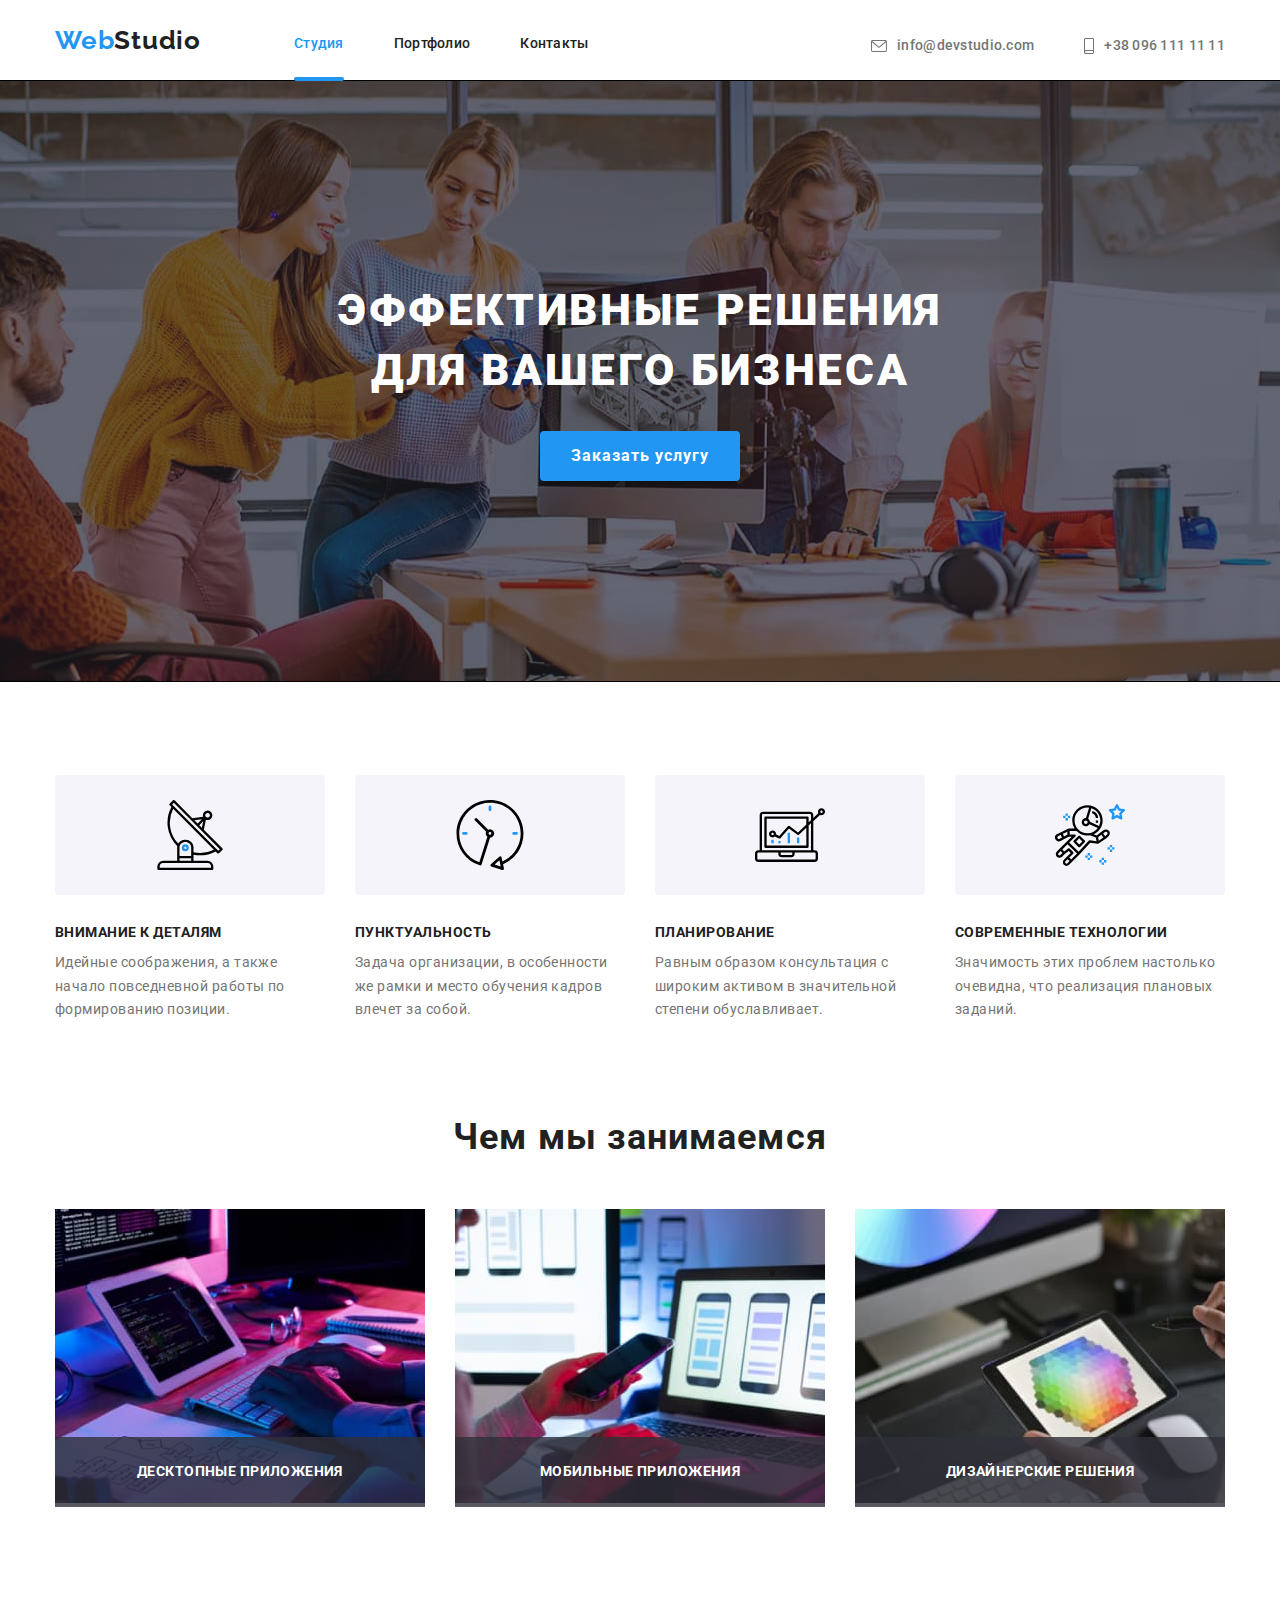
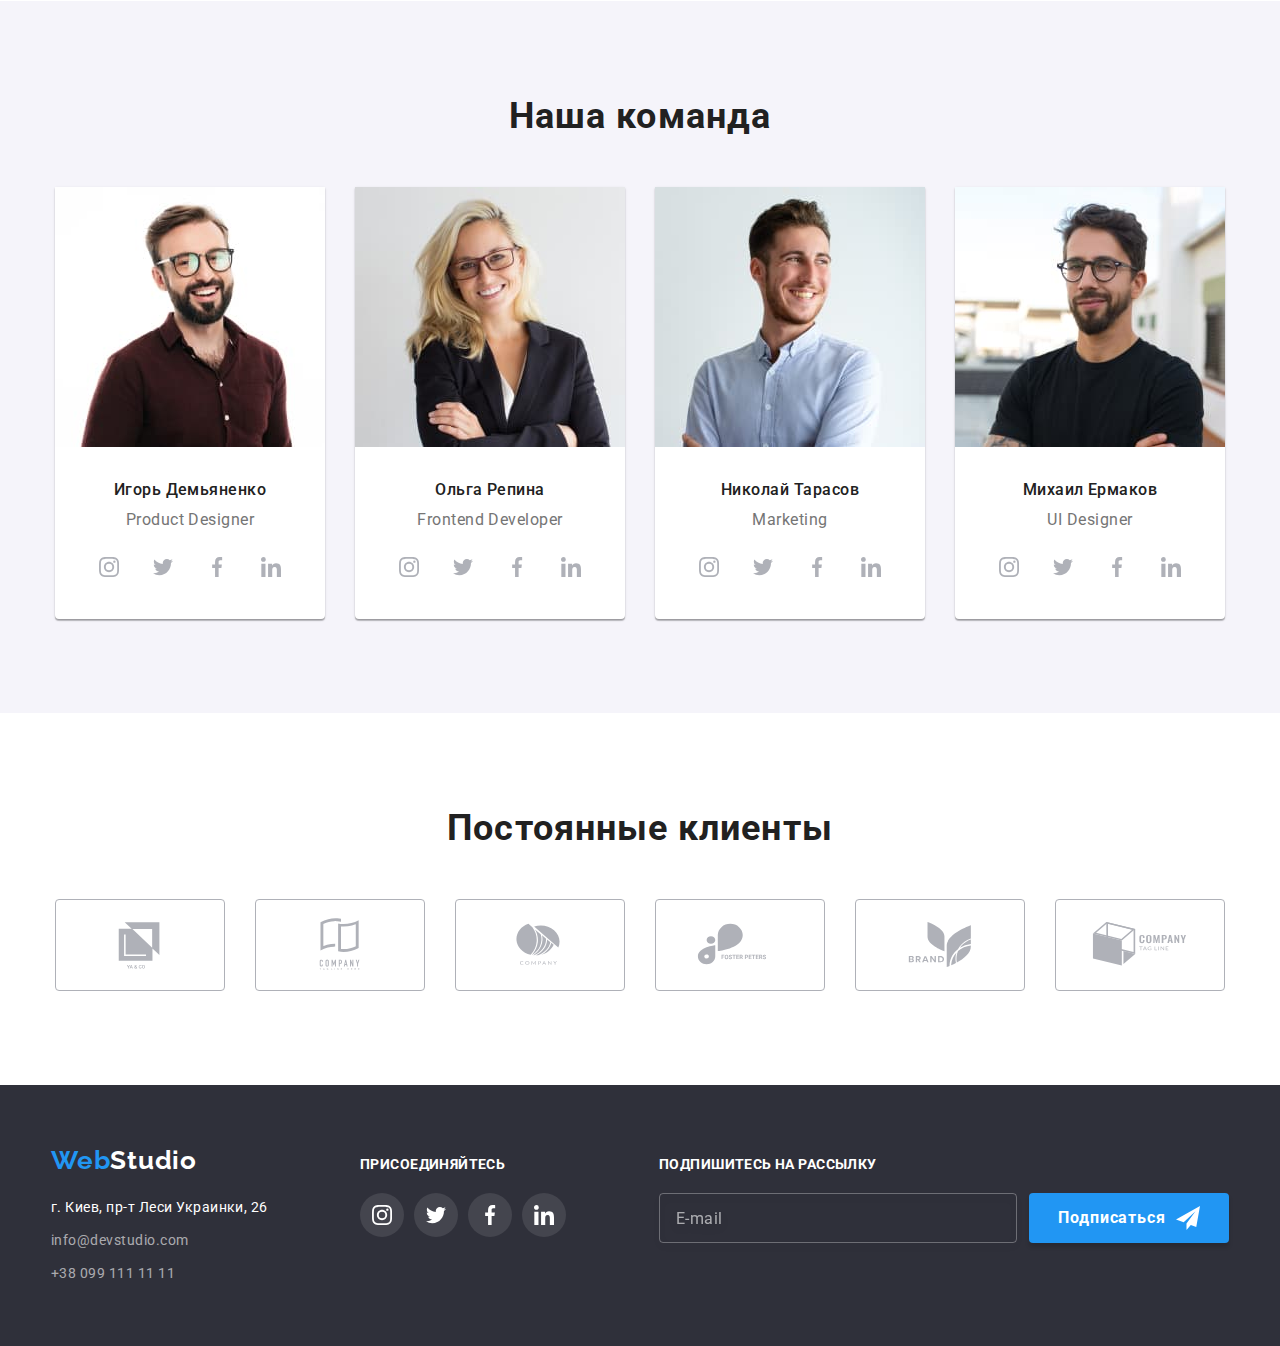
<file: index.html>
<!DOCTYPE html>
<html class="html" lang="ru">
  <head>
    <meta charset="UTF-8" />
    <meta http-equiv="X-UA-Compatible" content="IE=edge" />
    <meta name="viewport" content="width=device-width, initial-scale=1.0" />
    <title>WebStudio</title>
    <link rel="preconnect" href="https://fonts.googleapis.com" />
    <link rel="preconnect" href="https://fonts.gstatic.com" crossorigin />
    <link
      href="https://fonts.googleapis.com/css2?family=IBM+Plex+Sans+Arabic:wght@100&family=Raleway:wght@700&family=Roboto:wght@400;500;700;900&display=swap"
      rel="stylesheet"
    />
    <link
      rel="stylesheet"
      href="https://cdnjs.cloudflare.com/ajax/libs/modern-normalize/1.0.0/modern-normalize.min.css"
    />
    <link rel="stylesheet" href="./css/main.min.css">
  </head>
  <body class="body">
    <header class="page-header">
      <div class="container page-header__box">
        <nav class="page-header__nav">
          <div class="logo">
            <a href="/" class="logo__link"> Web<span class="logo__text">Studio</span></a>
          </div>
          <ul class="page-header__nav-list list">
            <li class="page-header__item page-header__nav-item"><a href="./index.html" class="page-header__link current">Студия</a></li>
            <li class="page-header__item page-header__nav-item"><a href="./portfolio.html" class="page-header__link">Портфолио</a></li>
            <li class="page-header__item page-header__nav-item"><a href="" class="page-header__link">Контакты</a></li>
          </ul>
        </nav>
        
        <ul class="page-header__contact-list list">
          <li class="page-header__item page-header__item--padding-right">
            <a href="mailto:info@devstudio.com" class="page-header__contact-link"
              ><svg class="page-header__mail-icon">
                <use href="./images/icons.svg#icon-envelope"></use>
              </svg>
              info@devstudio.com</a
            >
          </li>
          <li class="page-header__item">
            <a href="tel:+380961111111" class="page-header__contact-link">
              <svg class="page-header__phone-icon">
                <use href="./images/icons.svg#icon-smartphone"></use>
              </svg>
              +38 096 111 11 11</a
            >
          </li>
        </ul>
        
        <button type="button" class="page-header__menu-btn">
          <svg class="page-header__menu-icon" width="40" height="40">
            <use href="./images/icons.svg#icon-header-menu-btn"></use>
          </svg>
        </button>
      </div>

      <div class="mob-menu is-hidden is-hidden--fast">
        <div class="container">
        <button type="button" class="mob-menu__close-btn">
          <svg class="mob-menu__close-icon" width="40" height="40">
            <use href="./images/icons.svg#icon-menu-close-btn"></use>
          </svg>
        </button>
        <ul class="mob-menu__list list">
          <li class="mob-menu__item">
            <a href="./index.html" class="mob-menu__link current-link">Студия</a>
          </li>
          <li class="mob-menu__item">
            <a href="./portfolio.html" class="mob-menu__link">Портфолио</a>
          </li>
          <li class="mob-menu__item">
            <a href="" class="mob-menu__link">Контакты</a>
          </li>
        </ul>
        <div class="mob-menu__bottom-box">
        <ul class="mob-menu__contacts-list list">
          <li class="mob-menu__contacts-item">
            <a href="" class="mob-menu__contacts-link mob-menu__contacts-link--big">+38 096 111 11 11</a>
          </li>
          <li class="mob-menu__contacts-item">
            <a href="" class="mob-menu__contacts-link">info@devstudio.com</a>
          </li>
        </ul>
        <ul class="mob-menu__social-list list">
          <li class="mob-menu__social-item">
            <a href="" class="mob-menu__social-link">Instagram</a>
          </li>
          <li class="mob-menu__social-item">
            <a href="" class="mob-menu__social-link">Twitter</a>
          </li>
          <li class="mob-menu__social-item">
            <a href="" class="mob-menu__social-link">Facebook</a>
          </li>
          <li class="mob-menu__social-item">
            <a href="" class="mob-menu__social-link">LinkedIn</a>
          </li>
        </ul>
        </div>
        </div>
      </div>

    </header>


    <main>
      <section class="hero overlay">
        <div class="hero__box container">
          <h1 class="hero__title">Эффективные решения для вашего бизнеса</h1>
          <button data-modal-open type="button" class="button main-button">Заказать услугу</button>
        </div>
      </section>


      <section class="mission-points">
        <div class="mission-points__box container">
          <h2 class="section-title visually-hidden">Миссия фирмы</h2>
          <ul class="mission-points__list list">
            <li class="mission-points__item">
              <div class="mission-points__icon-box">
                <svg class="mission-points__icons">
                  <use href="./images/icons.svg#icon-mission-point-img1"></use>
                </svg>
              </div>
              <h3 class="mission-points__title">Внимание к деталям</h3>
              <p class="mission-points__text">
                Идейные соображения, а также начало повседневной работы по формированию позиции.
              </p>
            </li>
            <li class="mission-points__item">
              <div class="mission-points__icon-box">
                <svg class="mission-points__icons">
                  <use href="./images/icons.svg#icon-mission-point-img2"></use>
                </svg>
              </div>
              <h3 class="mission-points__title">Пунктуальность</h3>
              <p class="mission-points__text">
                Задача организации, в особенности же рамки и место обучения кадров влечет за собой.
              </p>
            </li>
            <li class="mission-points__item">
              <div class="mission-points__icon-box">
                <svg class="mission-points__icons">
                  <use href="./images/icons.svg#icon-mission-point-img3"></use>
                </svg>
              </div>
              <h3 class="mission-points__title">Планирование</h3>
              <p class="mission-points__text">
                Равным образом консультация с широким активом в значительной степени обуславливает.
              </p>
            </li>
            <li class="mission-points__item">
              <div class="mission-points__icon-box">
                <svg class="mission-points__icons">
                  <use href="./images/icons.svg#icon-mission-point-img4"></use>
                </svg>
              </div>
              <h3 class="mission-points__title">Современные технологии</h3>
              <p class="mission-points__text">
                Значимость этих проблем настолько очевидна, что реализация плановых заданий.
              </p>
            </li>
          </ul>
        </div>
      </section>

      <section class="work">
        <div class="work__box container">
          <h2 class="section-title section-title--mb50">Чем мы занимаемся</h2>
          <ul class="work__list list">
            <li class="work__item">
              <div class="work__item-decor-box">
                <img
                  class="work__photo"
                  src="./images/photo-of-work-process-1.jpg"
                  srcset="./images/photo-of-work-process-1@2x.jpg 2x"
                  alt="Процесс написания кода согласно ТЗ"
                  width="370"
                  height="294"
                />
                <p class="work__img-description">Десктопные приложения</p>
              </div>
            </li>
            <li class="work__item">
              <div class="work__item-decor-box">
                <img
                  class="work__photo"
                  src="./images/photo-of-work-process-2.jpg"
                  srcset="./images/photo-of-work-process-2@2x.jpg 2x"
                  alt="Процесс реализации дизайна мобильных приложений"
                  width="370"
                  height="294"
                />
                <p class="work__img-description">Мобильные приложения</p>
              </div>
            </li>
            <li class="work__item">
              <div class="work__item-decor-box">
                <img
                  class="work__photo"
                  src="./images/photo-of-work-process-3.jpg"
                  srcset="./images/photo-of-work-process-3@2x.jpg 2x"
                  alt="Подбор соответствующего цвета на планшете в спектре"
                  width="370"
                  height="294"
                />
                <p class="work__img-description">Дизайнерские решения</p>
              </div>
            </li>
          </ul>
        </div>
      </section>




       
      <section class="staff">
        <div class="staff__box container">
          <h2 class="section-title section-title--mb50">Наша команда</h2>
          <ul class="staff__list list">
            <li class="team-member">
              <picture>
<source srcset="./images/employee-1-mobile.jpg 1x, ./images/employee-1-mobile@2x.jpg 2x" media="(max-width: 768px)">
<source srcset="./images/employee-1-tablet.jpg 1x, ./images/employee-1-tablet@2x.jpg 2x" media="(max-width: 1200px)">
<source srcset="./images/employee-1-desktop.jpg 1x, ./images/employee-1-desktop@2x.jpg 2x" media="(min-width: 1200px)">
              <img
                class="team-member__image"
                src="./images/employee-1-desktop.jpg"
                alt="Фото Игоря Демьяненко"
                />
                </picture>
              
              <h3 class="team-member__name">Игорь Демьяненко</h3>
              <p class="team-member__position" lang="en">Product Designer</p>
              <ul class="social social--dark list">
                <li class="social__item">
                  <a class="social__link social__link--dark" href="">
                    <svg class="social__icon social__icon--dark">
                      <use href="./images/icons.svg#icon-instagram"></use>
                    </svg>
                  </a>  
                </li>
                <li class="social__item">
                  <a class="social__link social__link--dark" href="">
                    <svg class="social__icon social__icon--dark">
                      <use href="./images/icons.svg#icon-twitter"></use>
                    </svg>
                  </a>
                </li>
                <li class="social__item">
                  <a class="social__link social__link--dark" href="">
                    <svg class="social__icon social__icon--dark">
                      <use href="./images/icons.svg#icon-facebook"></use>
                    </svg>
                  </a>
                </li>
                <li class="social__item">
                  <a class="social__link social__link--dark" href="">
                    <svg class="social__icon social__icon--dark">
                      <use href="./images/icons.svg#icon-linkedin"></use>
                    </svg>
                  </a>
                </li>
              </ul>
            </li>
            <li class="team-member">
              <picture>
<source srcset="./images/employee-2-mobile.jpg 1x, ./images/employee-2-mobile@2x.jpg 2x" media="(max-width: 768px)">
<source srcset="./images/employee-2-tablet.jpg 1x, ./images/employee-2-tablet@2x.jpg 2x" media="(max-width: 1200px)">
<source srcset="./images/employee-2-desktop.jpg 1x, ./images/employee-2-desktop@2x.jpg 2x" media="(min-width: 1200px)">

              <img
                class="team-member__image"
                src="./images/employee-2-desktop.jpg"
                alt="Фото Ольги Репиной"
                />
                </picture>
              <h3 class="team-member__name">Ольга Репина</h3>
              <p class="team-member__position" lang="en">Frontend Developer</p>
              <ul class="social social--dark list">
                <li class="social__item">
                  <a class="social__link social__link--dark" href="">
                    <svg class="social__icon social__icon--dark">
                      <use href="./images/icons.svg#icon-instagram"></use>
                    </svg>
                  </a>
                </li>
                <li class="social__item">
                  <a class="social__link social__link--dark" href="">
                    <svg class="social__icon social__icon--dark">
                      <use href="./images/icons.svg#icon-twitter"></use>
                    </svg>
                  </a>
                </li>
                <li class="social__item">
                  <a class="social__link social__link--dark" href="">
                    <svg class="social__icon social__icon--dark">
                      <use href="./images/icons.svg#icon-facebook"></use>
                    </svg>
                  </a>
                </li>
                <li class="social__item">
                  <a class="social__link social__link--dark" href="">
                    <svg class="social__icon social__icon--dark">
                      <use href="./images/icons.svg#icon-linkedin"></use>
                    </svg>
                  </a>
                </li>
              </ul>
            </li>
            <li class="team-member">
              <picture>
<source srcset="./images/employee-3-mobile.jpg 1x, ./images/employee-3-mobile@2x.jpg 2x" media="(max-width: 768px)">
<source srcset="./images/employee-3-tablet.jpg 1x, ./images/employee-3-tablet@2x.jpg 2x" media="(max-width: 1200px)">
<source srcset="./images/employee-3-desktop.jpg 1x, ./images/employee-3-desktop@2x.jpg 2x" media="(min-width: 1200px)">
              <img
                class="team-member__image"
                src="./images/employee-3-desktop.jpg"
                alt="Фото Николая Тарасова"
                />
                </picture>
              
              
              <h3 class="team-member__name">Николай Тарасов</h3>
              <p class="team-member__position" lang="en">Marketing</p>
              <ul class="social social--dark list">
                <li class="social__item">
                  <a class="social__link social__link--dark" href="">
                    <svg class="social__icon social__icon--dark">
                      <use href="./images/icons.svg#icon-instagram"></use>
                    </svg>
                  </a>
                </li>
                <li class="social__item">
                  <a class="social__link social__link--dark" href="">
                    <svg class="social__icon social__icon--dark">
                      <use href="./images/icons.svg#icon-twitter"></use>
                    </svg>
                  </a>
                </li>
                <li class="social__item">
                  <a class="social__link social__link--dark" href="">
                    <svg class="social__icon social__icon--dark">
                      <use href="./images/icons.svg#icon-facebook"></use>
                    </svg>
                  </a>
                </li>
                <li class="social__item">
                  <a class="social__link social__link--dark" href="">
                    <svg class="social__icon social__icon--dark">
                      <use href="./images/icons.svg#icon-linkedin"></use>
                    </svg>
                  </a>
                </li>
              </ul>
            </li>
            <li class="team-member">
              <picture>
<source srcset="./images/employee-4-mobile.jpg 1x, ./images/employee-4-mobile@2x.jpg 2x" media="(max-width: 768px)">
<source srcset="./images/employee-4-tablet.jpg 1x, ./images/employee-4-tablet@2x.jpg 2x" media="(max-width: 1200px)">
<source srcset="./images/employee-4-desktop.jpg 1x, ./images/employee-4-desktop@2x.jpg 2x" media="(min-width: 1200px)">
              <img
                class="team-member__image"
                src="./images/employee-4-desktop.jpg"
                alt="Фото Михаила Ермакова"
                />
                </picture>
              
              <h3 class="team-member__name">Михаил Ермаков</h3>
              <p class="team-member__position" lang="en">UI Designer</p>
              <ul class="social social--dark list">
                <li class="social__item">
                  <a class="social__link social__link--dark" href="">
                    <svg class="social__icon social__icon--dark">
                      <use href="./images/icons.svg#icon-instagram"></use>
                    </svg>
                  </a>
                </li>
                <li class="social__item">
                  <a class="social__link social__link--dark" href="">
                    <svg class="social__icon social__icon--dark">
                      <use href="./images/icons.svg#icon-twitter"></use>
                    </svg>
                  </a>
                </li>
                <li class="social__item">
                  <a class="social__link social__link--dark" href="">
                    <svg class="social__icon social__icon--dark">
                      <use href="./images/icons.svg#icon-facebook"></use>
                    </svg>
                  </a>
                </li>
                <li class="social__item">
                  <a class="social__link social__link--dark" href="">
                    <svg class="social__icon social__icon--dark">
                      <use href="./images/icons.svg#icon-linkedin"></use>
                    </svg>
                  </a>
                </li>
              </ul>
            </li>
          </ul>
        </div>
      </section>


      <section class="clients">
        <div class="clients__box container">
          <h2 class="section-title section-title--mb50">Постоянные клиенты</h2>
          <ul class="clients__list list">
            <li class="clients__item">
              <a class="clients__link" href="">
                <svg class="clients__icon">
                  <use href="./images/icons.svg#icon-client-1"></use></svg
              ></a>
            </li>
            <li class="clients__item">
              <a class="clients__link" href="">
                <svg class="clients__icon">
                  <use href="./images/icons.svg#icon-client-2"></use>
                </svg>
              </a>
            </li>
            <li class="clients__item">
              <a class="clients__link" href="">
                <svg class="clients__icon">
                  <use href="./images/icons.svg#icon-client-3"></use>
                </svg>
              </a>
            </li>
            <li class="clients__item">
              <a class="clients__link" href="">
                <svg class="clients__icon">
                  <use href="./images/icons.svg#icon-client-4"></use>
                </svg>
              </a>
            </li>
            <li class="clients__item">
              <a class="clients__link" href="">
                <svg class="clients__icon">
                  <use href="./images/icons.svg#icon-client-5"></use>
                </svg>
              </a>
            </li>
            <li class="clients__item">
              <a class="clients__link" href="">
                <svg class="clients__icon">
                  <use href="./images/icons.svg#icon-client-6"></use>
                </svg>
              </a>
            </li>
          </ul>
        </div>
      </section>



    </main>
    <footer class="footer">
      <div class="footer__box container">
        <div class="footer__flex-box">
          <div class="footer__address-box">
            <div class="footer__logo-box">
              <a href="/" class="logo__link"> Web<span class="logo__text logo__text--white">Studio</span></a>
            </div>
            <address class="footer__address">
              <ul class="footer__list list">
                <li class="footer__item">
                  <a
                    href="https://goo.gl/maps/oR3F1YAG6LvCoMsa9"
                    target="_blank"
                    rel="noopener noreferrer"
                    class="footer__map"
                    >г. Киев, пр-т Леси Украинки, 26</a
                  >
                </li>
                <li class="footer__item">
                  <a href="mailto:info@devstudio.com" class="footer__contact">info@devstudio.com</a>
                </li>
                <li class="footer__item">
                  <a href="tel:+380991111111" class="footer__contact">+38 099 111 11 11</a>
                </li>
              </ul>
            </address>
          </div>
          <div class="footer__social-box">
            <strong class="footer__title">присоединяйтесь </strong>
            <ul class="social list">
              <li class="social__item">
                <a class="social__link" href="">
                  <svg class="social__icon">
                    <use href="./images/icons.svg#icon-instagram"></use>
                  </svg>
                </a>
              </li>
              <li class="social__item">
                <a class="social__link" href="">
                  <svg class="social__icon">
                    <use href="./images/icons.svg#icon-twitter"></use>
                  </svg>
                </a>
              </li>
              <li class="social__item">
                <a class="social__link" href="">
                  <svg class="social__icon">
                    <use href="./images/icons.svg#icon-facebook"></use>
                  </svg>
                </a>
              </li>
              <li class="social__item">
                <a class="social__link" href="">
                  <svg class="social__icon">
                    <use href="./images/icons.svg#icon-linkedin"></use>
                  </svg>
                </a>
              </li>
            </ul>
          </div>
          <form class="footer-form">
            <label class="footer__title" for="footer-email"> Подпишитесь на рассылку</label>
            <div class="footer-form__box">
              <input
                class="footer-form__input"
                type="email"
                id="footer-email"
                placeholder="E-mail"
              />
              <button class="button main-button main-button--footer" type="submit">
                Подписаться
                <svg class="footer-form__send-icon">
                  <use href="./images/icons.svg#icon-send"></use>
                </svg>
              </button>
            </div>
          </form>
        </div>
      </div>
    </footer>

    <div class="backdrop is-hidden" data-modal>
      <div class="modal">
        <button data-modal-close type="button" class="button modal__close-button">
          <svg class="modal__close-icon">
            <use href="./images/icons.svg#icon-close"></use>
          </svg>
        </button>
        <h2 class="modal__header">Оставьте свои данные, мы вам перезвоним</h2>
        <form class="form">
          <label for="modal-form-name" class="form__label">Имя</label>
          <div class="form__input-box">
            <input type="text" class="form__input" name="name" id="modal-form-name"/>
            <svg class="form__icon">
              <use href="./images/icons.svg#icon-modal-name"></use>
            </svg>
          </div>

          <label for="modal-form-tel" class="form__label">Телефон</label>
          <div class="form__input-box">
            <input type="tel" class="form__input" name="phone-number" id="modal-form-tel" />
            <svg class="form__icon">
              <use href="./images/icons.svg#icon-modal-phone"></use>
            </svg>
          </div>

          <label for="modal-form-mail" class="form__label">Почта</label>
          <div class="form__input-box">
            <input type="email" class="form__input" name="mail" id="modal-form-mail"/>
            <svg class="form__icon">
              <use href="./images/icons.svg#icon-modal-email"></use>
            </svg>
          </div>

          <label for="modal-form-comment" class="form__label">Комментарий</label>
          <textarea
            class="form__input form__input--comment"
            name="comment"
            id="modal-form-comment"
            placeholder="Введите текст"
          ></textarea>

          <label  class="policy">
          <input type="checkbox" class="policy__checkbox visually-hidden" name="policy"/>
          <svg class="policy__icon">
            <use href="./images/icons.svg#icon-check"></use>
          </svg>
            Соглашаюсь с рассылкой и принимаю
            <a class="policy__link " href="#">Условия договора</a>
          </label>
        <button class="button main-button main-button--modal" type="submit">Отправить</button>
        </form>
      </div>
    </div>
    <script src="./menu.js"></script>
    <script src="./modal.js"></script>
  </body>
</html>
</file>
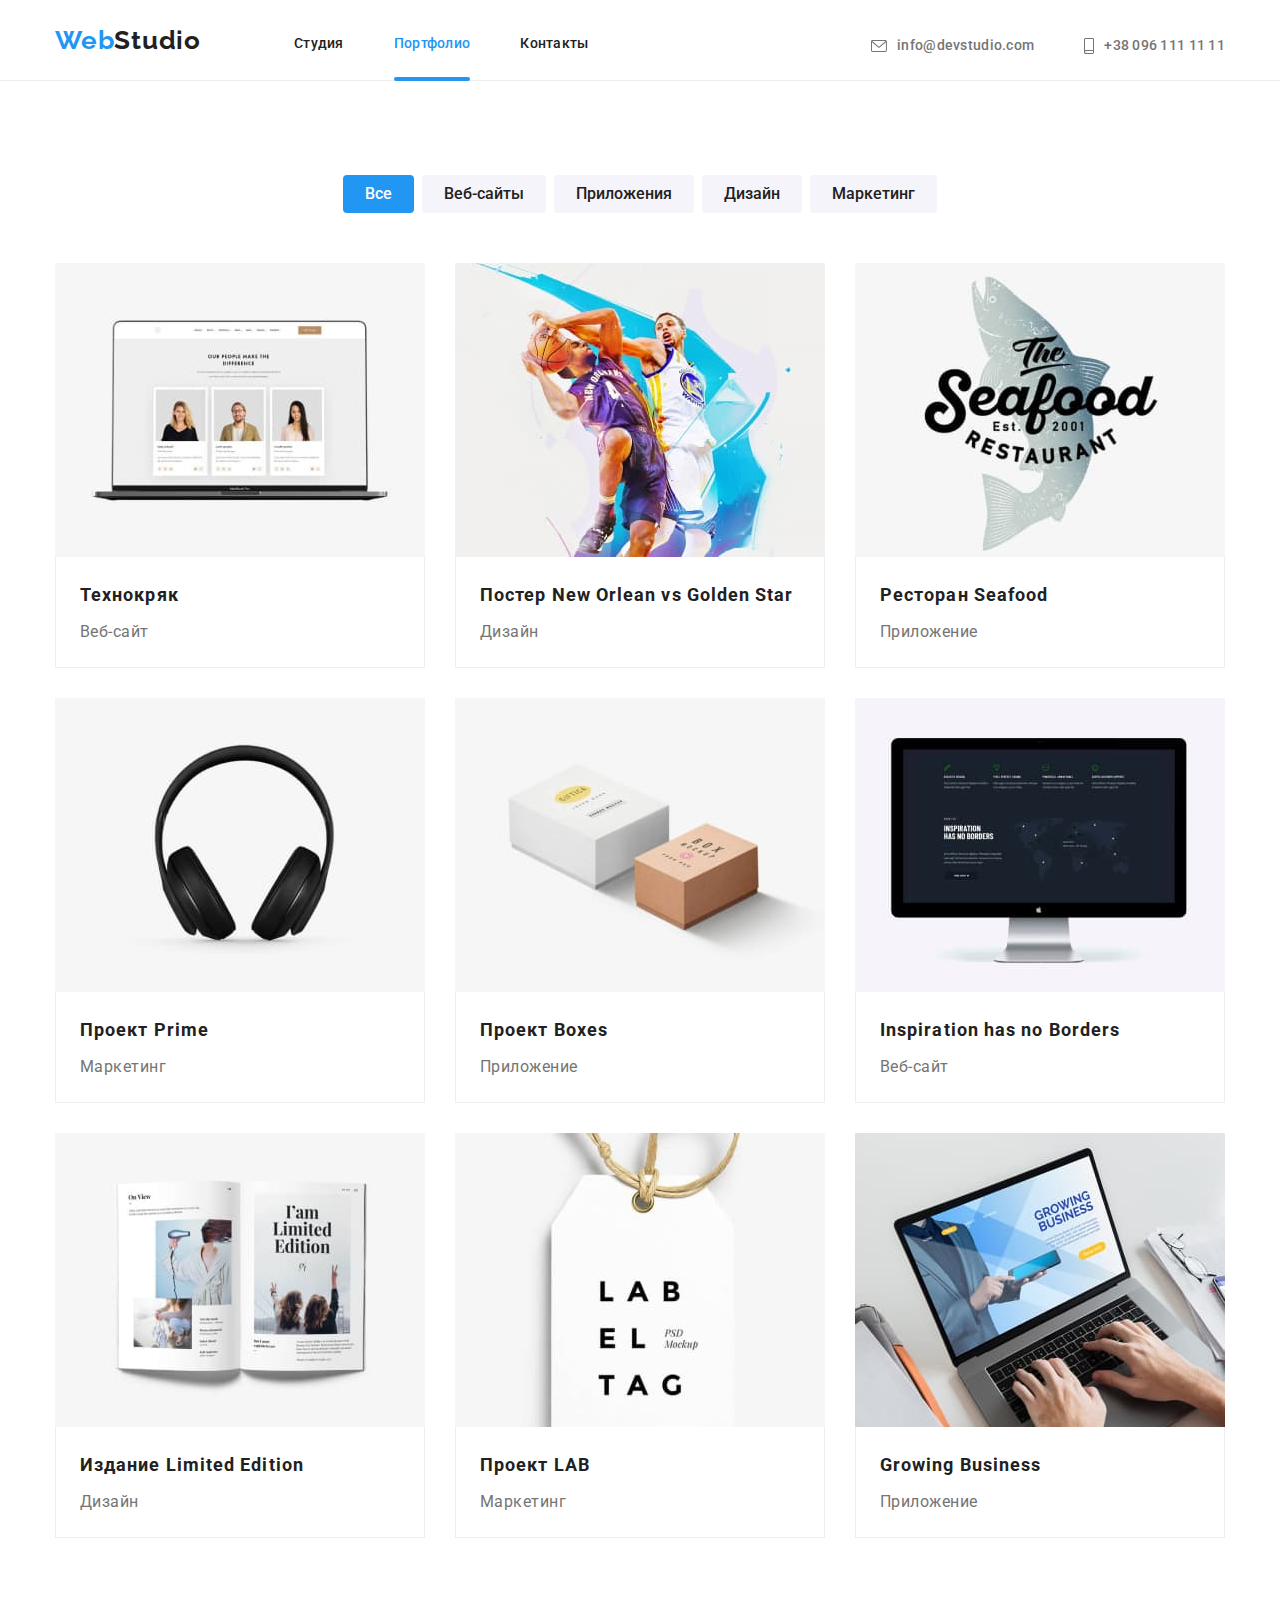
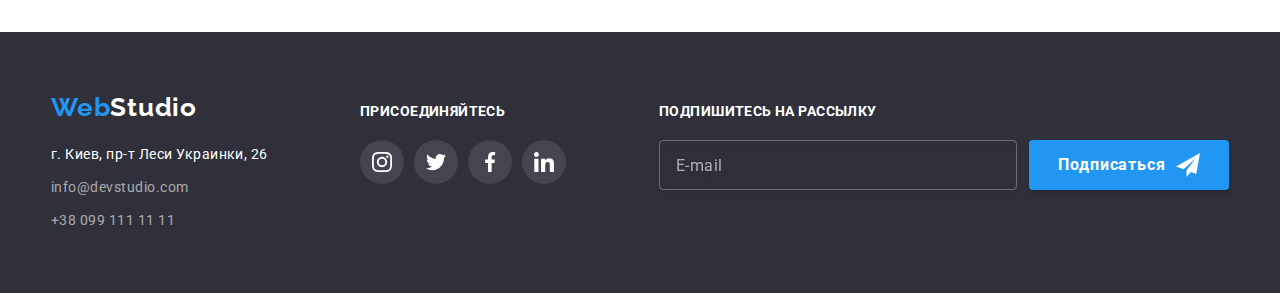
<file: portfolio.html>
<!DOCTYPE html>
<html class="html" lang="ru">
  <head>
    <meta charset="UTF-8" />
    <meta http-equiv="X-UA-Compatible" content="IE=edge" />
    <meta name="viewport" content="width=device-width, initial-scale=1.0" />
    <title>WebStudio</title>
    <link rel="preconnect" href="https://fonts.googleapis.com" />
    <link rel="preconnect" href="https://fonts.gstatic.com" crossorigin />
    <link
      href="https://fonts.googleapis.com/css2?family=IBM+Plex+Sans+Arabic:wght@100&family=Raleway:wght@700&family=Roboto:wght@400;500;700;900&display=swap"
      rel="stylesheet"
    />
    <link
      rel="stylesheet"
      href="https://cdnjs.cloudflare.com/ajax/libs/modern-normalize/1.0.0/modern-normalize.min.css"
    />
    <link rel="stylesheet" href="./css/main.min.css">
  </head>

  <body class="body">
    <header class="page-header">
      <div class="container page-header__box">
        <nav class="page-header__nav">
          <div class="logo">
            <a href="/" class="logo__link"> Web<span class="logo__text">Studio</span></a>
          </div>
          <ul class="page-header__nav-list list">
            <li class="page-header__item page-header__nav-item"><a href="./index.html" class="page-header__link ">Студия</a></li>
            <li class="page-header__item page-header__nav-item">
              <a href="./portfolio.html" class="page-header__link current">Портфолио</a></li>
            <li class="page-header__item page-header__nav-item"><a href="" class="page-header__link">Контакты</a></li>
          </ul>
        </nav>
        
        <ul class="page-header__contact-list list">
          <li class="page-header__item page-header__item--padding-right">
            <a href="mailto:info@devstudio.com" class="page-header__contact-link"
              ><svg class="page-header__mail-icon">
                <use href="./images/icons.svg#icon-envelope"></use>
              </svg>
              info@devstudio.com</a
            >
          </li>
          <li class="page-header__item">
            <a href="tel:+380961111111" class="page-header__contact-link">
              <svg class="page-header__phone-icon">
                <use href="./images/icons.svg#icon-smartphone"></use>
              </svg>
              +38 096 111 11 11</a
            >
          </li>
        </ul>
        
        <button type="button" class="page-header__menu-btn">
          <svg class="page-header__menu-icon" width="40" height="40">
            <use href="./images/icons.svg#icon-header-menu-btn"></use>
          </svg>
        </button>
      </div>

      <div class="mob-menu is-hidden is-hidden--fast">
        <div class="container">
        <button type="button" class="mob-menu__close-btn">
          <svg class="mob-menu__close-icon" width="40" height="40">
            <use href="./images/icons.svg#icon-menu-close-btn"></use>
          </svg>
        </button>
        <ul class="mob-menu__list list">
          <li class="mob-menu__item">
            <a href="./index.html" class="mob-menu__link ">Студия</a>
          </li>
          <li class="mob-menu__item">
            <a href="./portfolio.html" class="mob-menu__link current-link">Портфолио</a>
          </li>
          <li class="mob-menu__item">
            <a href="" class="mob-menu__link">Контакты</a>
          </li>
        </ul>
        <div class="mob-menu__bottom-box">
        <ul class="mob-menu__contacts-list list">
          <li class="mob-menu__contacts-item">
            <a href="" class="mob-menu__contacts-link mob-menu__contacts-link--big">+38 096 111 11 11</a>
          </li>
          <li class="mob-menu__contacts-item">
            <a href="" class="mob-menu__contacts-link">info@devstudio.com</a>
          </li>
        </ul>
        <ul class="mob-menu__social-list list">
          <li class="mob-menu__social-item">
            <a href="" class="mob-menu__social-link">Instagram</a>
          </li>
          <li class="mob-menu__social-item">
            <a href="" class="mob-menu__social-link">Twitter</a>
          </li>
          <li class="mob-menu__social-item">
            <a href="" class="mob-menu__social-link">Facebook</a>
          </li>
          <li class="mob-menu__social-item">
            <a href="" class="mob-menu__social-link">LinkedIn</a>
          </li>
        </ul>
        </div>
        </div>
      </div>

    </header>

    <main>
      <section class="portfolio">
        <div class="container">
          <h1 class="hero__title visually-hidden">Портфолио</h1>
          <h2 class="section-title visually-hidden">Примеры робот фирмы</h2>
          <ul class="filter list">
            <li class="filter__item"><button type="button" class="filter__button current-button">Все</button></li>
            <li class="filter__item"><button type="button" class="filter__button">Веб-сайты</button></li>
            <li class="filter__item"><button type="button" class="filter__button">Приложения</button></li>
            <li class="filter__item"><button type="button" class="filter__button">Дизайн</button></li>
            <li class="filter__item"><button type="button" class="filter__button">Маркетинг</button></li>
          </ul>

          <ul class="portfolio__list list">
              <li class="product-card">
                <a  class="product-card__link" href="#">
                <div class="product-card__hidden">
                  <picture>
<source srcset="./images/work-example-1-mobile.jpg 1x, ./images/work-example-1-mobile@2x.jpg 2x" media="(max-width: 768px)">
<source srcset="./images/work-example-1-tablet.jpg 1x, ./images/work-example-1-tablet@2x.jpg 2x" media="(max-width: 1200px)">
<source srcset="./images/work-example-1-desktop.jpg 1x, ./images/work-example-1-desktop@2x.jpg 2x" media="(min-width: 1200px)">
              <img
                class="product-card__photo"
                src="./images/work-example-1-desktop.jpg"
                alt="Ноутбук с видом сайта"
                />
                </picture>
                <p class="product-card__text-hidden">
                  Ресурс предлагает комплексные предложения с разным уровнем функционала и сервисов. Все это позволит посетителю получить исчерпывающие сведения о компании или частном лице.
                </p>
                </div>
            <div class="product-card__discription">
              <h3 class="product-card__title">Технокряк</h3>
              <p class="product-card__text">Веб-сайт</p>
            </div>
            </a>
            </li>
             <li class="product-card">
               <a  class="product-card__link" href="#">
                 <div class="product-card__hidden">
                   <picture>
<source srcset="./images/work-example-2-mobile.jpg 1x, ./images/work-example-2-mobile@2x.jpg 2x" media="(max-width: 768px)">
<source srcset="./images/work-example-2-tablet.jpg 1x, ./images/work-example-2-tablet@2x.jpg 2x" media="(max-width: 1200px)">
<source srcset="./images/work-example-2-desktop.jpg 1x, ./images/work-example-2-desktop@2x.jpg 2x" media="(min-width: 1200px)">
              <img
                class="product-card__photo"
                src="./images/work-example-2-desktop.jpg"
                alt="Постер баскетболистов"
                />
                </picture>
              <p class="product-card__text-hidden">
                  Ресурс предлагает комплексные предложения с разным уровнем функционала и сервисов. Все это позволит посетителю получить исчерпывающие сведения о компании или частном лице.
                </p>
              </div>
            <div class="product-card__discription">
              <h3 class="product-card__title">Постер New Orlean vs Golden Star</h3>
              <p class="product-card__text">Дизайн</p> 
            </div>
            </a>
            </li> 
            <li class="product-card">
              <a  class="product-card__link" href="#">
                <div class="product-card__hidden">
                  <picture>
<source srcset="./images/work-example-3-mobile.jpg 1x, ./images/work-example-3-mobile@2x.jpg 2x" media="(max-width: 768px)">
<source srcset="./images/work-example-3-tablet.jpg 1x, ./images/work-example-3-tablet@2x.jpg 2x" media="(max-width: 1200px)">
<source srcset="./images/work-example-3-desktop.jpg 1x, ./images/work-example-3-desktop@2x.jpg 2x" media="(min-width: 1200px)">
              <img
                class="product-card__photo"
                src="./images/work-example-3-desktop.jpg"
                alt="Логотип ресторана"
                />
                </picture>
              <p class="product-card__text-hidden">
                  Ресурс предлагает комплексные предложения с разным уровнем функционала и сервисов. Все это позволит посетителю получить исчерпывающие сведения о компании или частном лице.
                </p>
                </div>
            <div class="product-card__discription">
              <h3 class="product-card__title">Ресторан Seafood</h3>
              <p class="product-card__text">Приложение</p>
            </div>
            </a>
            </li>
            <li class="product-card">
              <a  class="product-card__link" href="#">
                <div class="product-card__hidden">
                  <picture>
<source srcset="./images/work-example-4-mobile.jpg 1x, ./images/work-example-4-mobile@2x.jpg 2x" media="(max-width: 768px)">
<source srcset="./images/work-example-4-tablet.jpg 1x, ./images/work-example-4-tablet@2x.jpg 2x" media="(max-width: 1200px)">
<source srcset="./images/work-example-4-desktop.jpg 1x, ./images/work-example-4-desktop@2x.jpg 2x" media="(min-width: 1200px)">
              <img
                class="product-card__photo"
                src="./images/work-example-4-desktop.jpg"
                alt="Беспроводные наушники"
                />
                </picture>
              <p class="product-card__text-hidden">
                  Ресурс предлагает комплексные предложения с разным уровнем функционала и сервисов. Все это позволит посетителю получить исчерпывающие сведения о компании или частном лице.
                </p>
                </div>
            <div class="product-card__discription">
              <h3 class="product-card__title">Проект Prime</h3>
              <p class="product-card__text">Маркетинг</p>
            </div>
            </a>
            </li>
            <li class="product-card">
              <a  class="product-card__link" href="#">
                <div class="product-card__hidden">
                  <picture>
<source srcset="./images/work-example-5-mobile.jpg 1x, ./images/work-example-5-mobile@2x.jpg 2x" media="(max-width: 768px)">
<source srcset="./images/work-example-5-tablet.jpg 1x, ./images/work-example-5-tablet@2x.jpg 2x" media="(max-width: 1200px)">
<source srcset="./images/work-example-5-desktop.jpg 1x, ./images/work-example-5-desktop@2x.jpg 2x" media="(min-width: 1200px)">
              <img
                class="product-card__photo"
                src="./images/work-example-5-desktop.jpg"
                alt="Две коробки"
                />
                </picture>
              <p class="product-card__text-hidden">
                  Ресурс предлагает комплексные предложения с разным уровнем функционала и сервисов. Все это позволит посетителю получить исчерпывающие сведения о компании или частном лице.
                </p>
                </div>
            <div class="product-card__discription">
              <h3 class="product-card__title">Проект Boxes</h3>
              <p class="product-card__text">Приложение</p>
           </div>
           </a>
            </li>
            <li class="product-card">
              <a  class="product-card__link" href="#">
                <div class="product-card__hidden">
                  <picture>
<source srcset="./images/work-example-6-mobile.jpg 1x, ./images/work-example-6-mobile@2x.jpg 2x" media="(max-width: 768px)">
<source srcset="./images/work-example-6-tablet.jpg 1x, ./images/work-example-6-tablet@2x.jpg 2x" media="(max-width: 1200px)">
<source srcset="./images/work-example-6-desktop.jpg 1x, ./images/work-example-6-desktop@2x.jpg 2x" media="(min-width: 1200px)">
              <img
                class="product-card__photo"
                src="./images/work-example-6-desktop.jpg"
                alt="Монитор с видом сайта"
                />
                </picture>
              <p class="product-card__text-hidden">
                  Ресурс предлагает комплексные предложения с разным уровнем функционала и сервисов. Все это позволит посетителю получить исчерпывающие сведения о компании или частном лице.
                </p>
                </div>
            <div class="product-card__discription">
              <h3 class="product-card__title">Inspiration has no Borders</h3>
              <p class="product-card__text">Веб-сайт</p>
            </div>
            </a>
            </li>
            <li class="product-card">
              <a  class="product-card__link" href="#">
                <div class="product-card__hidden">
                  <picture>
<source srcset="./images/work-example-7-mobile.jpg 1x, ./images/work-example-7-mobile@2x.jpg 2x" media="(max-width: 768px)">
<source srcset="./images/work-example-7-tablet.jpg 1x, ./images/work-example-7-tablet@2x.jpg 2x" media="(max-width: 1200px)">
<source srcset="./images/work-example-7-desktop.jpg 1x, ./images/work-example-7-desktop@2x.jpg 2x" media="(min-width: 1200px)">
              <img
                class="product-card__photo"
                src="./images/work-example-7-desktop.jpg"
                alt="Открытый журнал"
                />
                </picture>
              <p class="product-card__text-hidden">
                  Ресурс предлагает комплексные предложения с разным уровнем функционала и сервисов. Все это позволит посетителю получить исчерпывающие сведения о компании или частном лице.
                </p>
                </div>
            <div class="product-card__discription">
              <h3 class="product-card__title">Издание Limited Edition</h3>
              <p class="product-card__text">Дизайн</p>
            </div>
            </a>
            </li>
            <li class="product-card">
              <a  class="product-card__link" href="#">
                <div class="product-card__hidden">
                  <picture>
<source srcset="./images/work-example-8-mobile.jpg 1x, ./images/work-example-8-mobile@2x.jpg 2x" media="(max-width: 768px)">
<source srcset="./images/work-example-8-tablet.jpg 1x, ./images/work-example-8-tablet@2x.jpg 2x" media="(max-width: 1200px)">
<source srcset="./images/work-example-8-desktop.jpg 1x, ./images/work-example-8-desktop@2x.jpg 2x" media="(min-width: 1200px)">
              <img
                class="product-card__photo"
                src="./images/work-example-8-desktop.jpg"
                alt="Этикетка с названием фирмы"
                />
                </picture>
              <p class="product-card__text-hidden">
                  Ресурс предлагает комплексные предложения с разным уровнем функционала и сервисов. Все это позволит посетителю получить исчерпывающие сведения о компании или частном лице.
                </p>
                </div>
            <div class="product-card__discription">
              <h3 class="product-card__title">Проект LAB</h3>
              <p class="product-card__text">Маркетинг</p>
            </div>
            </a>
            </li>
            <li class="product-card">
              <a  class="product-card__link" href="#">
                <div class="product-card__hidden">
                  <picture>
<source srcset="./images/work-example-9-mobile.jpg 1x, ./images/work-example-9-mobile@2x.jpg 2x" media="(max-width: 768px)">
<source srcset="./images/work-example-9-tablet.jpg 1x, ./images/work-example-9-tablet@2x.jpg 2x" media="(max-width: 1200px)">
<source srcset="./images/work-example-9-desktop.jpg 1x, ./images/work-example-9-desktop@2x.jpg 2x" media="(min-width: 1200px)">
              <img
                class="product-card__photo"
                src="./images/work-example-9-desktop.jpg"
                alt="Робочий стол с открытым ноутбуком"
                />
                </picture>
              <p class="product-card__text-hidden">
                  Ресурс предлагает комплексные предложения с разным уровнем функционала и сервисов. Все это позволит посетителю получить исчерпывающие сведения о компании или частном лице.
                </p>
                </div>
            <div class="product-card__discription">
              <h3 class="product-card__title">Growing Business</h3>
              <p class="product-card__text">Приложение</p>
            </div>
            </a>
            </li>
          </ul>
        </div>
      </section>
    </main>
     <footer class="footer">
      <div class="footer__box container">
        <div class="footer__flex-box">
          <div class="footer__address-box">
            <div class="footer__logo-box">
              <a href="/" class="logo__link"> Web<span class="logo__text logo__text--white">Studio</span></a>
            </div>
            <address class="footer__address">
              <ul class="footer__list list">
                <li class="footer__item">
                  <a
                    href="https://goo.gl/maps/oR3F1YAG6LvCoMsa9"
                    target="_blank"
                    rel="noopener noreferrer"
                    class="footer__map"
                    >г. Киев, пр-т Леси Украинки, 26</a
                  >
                </li>
                <li class="footer__item">
                  <a href="mailto:info@devstudio.com" class="footer__contact">info@devstudio.com</a>
                </li>
                <li class="footer__item">
                  <a href="tel:+380991111111" class="footer__contact">+38 099 111 11 11</a>
                </li>
              </ul>
            </address>
          </div>
          <div class="footer__social-box">
            <strong class="footer__title">присоединяйтесь </strong>
            <ul class="social list">
              <li class="social__item">
                <a class="social__link" href="">
                  <svg class="social__icon">
                    <use href="./images/icons.svg#icon-instagram"></use>
                  </svg>
                </a>
              </li>
              <li class="social__item">
                <a class="social__link" href="">
                  <svg class="social__icon">
                    <use href="./images/icons.svg#icon-twitter"></use>
                  </svg>
                </a>
              </li>
              <li class="social__item">
                <a class="social__link" href="">
                  <svg class="social__icon">
                    <use href="./images/icons.svg#icon-facebook"></use>
                  </svg>
                </a>
              </li>
              <li class="social__item">
                <a class="social__link" href="">
                  <svg class="social__icon">
                    <use href="./images/icons.svg#icon-linkedin"></use>
                  </svg>
                </a>
              </li>
            </ul>
          </div>
          <form class="footer-form">
            <label class="footer__title" for="footer-email"> Подпишитесь на рассылку</label>
            <div class="footer-form__box">
              <input
                class="footer-form__input"
                type="email"
                id="footer-email"
                placeholder="E-mail"
              />
              <button class="button main-button main-button--footer" type="submit">
                Подписаться
                <svg class="footer-form__send-icon">
                  <use href="./images/icons.svg#icon-send"></use>
                </svg>
              </button>
            </div>
          </form>
        </div>
      </div>
    </footer>
    <script src="./menu.js"></script>
  </body>
</html>
</file>
<file: css/main.min.css>
.current::after{content:'';display:block;line-height:4px;width:100%;height:4px;background-color:#2196f3;border-radius:2px;-webkit-transform:translateY(25px);transform:translateY(25px)}.visually-hidden{position:absolute;width:1px;height:1px;margin:-1px;border:0;padding:0;white-space:nowrap;-webkit-clip-path:inset(100%);clip-path:inset(100%);clip:rect(0 0 0 0);overflow:hidden}.container{margin-left:auto;margin-right:auto;padding-left:15px;padding-right:15px;width:100%}@media (min-width: 480px){.container{max-width:480px}}@media (min-width: 768px){.container{max-width:768px}}@media (min-width: 1200px){.container{max-width:1200px}}.html{-webkit-box-sizing:border-box;box-sizing:border-box}*,*::before,*::after{-webkit-box-sizing:inherit;box-sizing:inherit}.body{background-color:#fff;color:#212121;font-family:'Roboto', sans-serif;letter-spacing:0.03em}body a{text-decoration:none}body li{list-style-type:none}.section-title{font-weight:700;font-size:28px;line-height:1.18;text-align:center;letter-spacing:0.03em}@media (min-width: 1200px){.section-title{font-size:36px;line-height:1.17}}.section-title--mb50{margin-bottom:30px}@media (min-width: 1200px){.section-title--mb50{margin-bottom:50px}}h1,h2,h3,p{margin:0;padding:0}.list{margin:0;padding:0;list-style:none}.button{font-family:inherit;cursor:pointer}.main-button{color:#fff;background-color:#2196f3;display:inline-block;-webkit-box-shadow:0px 4px 4px rgba(0,0,0,0.15);box-shadow:0px 4px 4px rgba(0,0,0,0.15);border-radius:4px;min-width:200px;min-height:50px;font-weight:700;font-size:16px;line-height:1.88;letter-spacing:0.06em;text-align:center;border:none;-webkit-transition:background-color 250ms cubic-bezier(0.4, 0, 0.2, 1);transition:background-color 250ms cubic-bezier(0.4, 0, 0.2, 1)}.main-button:hover,.main-button:focus{background-color:#188ce8}.main-button--footer{-webkit-box-sizing:border-box;box-sizing:border-box;padding:0;margin:0 auto;display:-webkit-box;display:-ms-flexbox;display:flex;-webkit-box-align:center;-ms-flex-align:center;align-items:center;-webkit-box-pack:center;-ms-flex-pack:center;justify-content:center}@media (min-width: 1200px){.main-button--footer{margin-left:12px}}.main-button--modal{display:block;margin:0 auto 10px}.filter__button{background-color:#f5f4fa;color:inherit;font-weight:500;font-size:16px;line-height:1.62;padding:6px 22px;text-align:center;border-radius:4px;border-style:none;-webkit-transition:background-color 250ms cubic-bezier(0.4, 0, 0.2, 1),color 250ms cubic-bezier(0.4, 0, 0.2, 1),-webkit-box-shadow 250ms cubic-bezier(0.4, 0, 0.2, 1);transition:background-color 250ms cubic-bezier(0.4, 0, 0.2, 1),color 250ms cubic-bezier(0.4, 0, 0.2, 1),-webkit-box-shadow 250ms cubic-bezier(0.4, 0, 0.2, 1);transition:background-color 250ms cubic-bezier(0.4, 0, 0.2, 1),color 250ms cubic-bezier(0.4, 0, 0.2, 1),box-shadow 250ms cubic-bezier(0.4, 0, 0.2, 1);transition:background-color 250ms cubic-bezier(0.4, 0, 0.2, 1),color 250ms cubic-bezier(0.4, 0, 0.2, 1),box-shadow 250ms cubic-bezier(0.4, 0, 0.2, 1),-webkit-box-shadow 250ms cubic-bezier(0.4, 0, 0.2, 1)}.filter__button.current-button{color:#fff;background-color:#2196f3}.filter__button:hover,.filter__button:focus{background-color:#2196f3;color:#fff;-webkit-box-shadow:0px 3px 1px rgba(0,0,0,0.1),0px 1px 2px rgba(0,0,0,0.08),0px 2px 2px rgba(0,0,0,0.12);box-shadow:0px 3px 1px rgba(0,0,0,0.1),0px 1px 2px rgba(0,0,0,0.08),0px 2px 2px rgba(0,0,0,0.12)}.filter__button:active{background-color:#2196f3;color:#fff}.page-header{background-color:#fff;font-weight:500;font-size:12px;line-height:1.17;letter-spacing:0.02em;border-bottom:1px solid #ececec}@media (min-width: 1200px){.page-header{font-size:14px;line-height:1.14}}.page-header__link,.page-header__link:visited{color:#212121;-webkit-transition:color 250ms cubic-bezier(0.4, 0, 0.2, 1);transition:color 250ms cubic-bezier(0.4, 0, 0.2, 1)}.page-header__link:hover,.page-header__link:active,.page-header__link:focus,.page-header__link.current{color:#2196f3}.page-header__contact-link,.page-header__contact-link:visited{color:#757575}.page-header__contact-link:focus,.page-header__contact-link:hover,.page-header__contact-link:active{color:#2196f3}.page-header__box,.page-header__nav,.page-header__nav-list,.page-header__contact-list{display:-webkit-box;display:-ms-flexbox;display:flex}@media (min-width: 768px){.page-header__nav{-webkit-box-align:center;-ms-flex-align:center;align-items:center}}.page-header__nav-list{padding-top:12px}@media (min-width: 768px){.page-header__nav-list{margin-left:88px}}@media (min-width: 1200px){.page-header__nav-list{margin-left:0}}@media (min-width: 768px){.page-header__nav-item:not(:last-child){padding-right:50px}}.page-header__box{height:60px;-webkit-box-align:center;-ms-flex-align:center;align-items:center}@media (min-width: 768px){.page-header__box{height:80px;-webkit-box-pack:justify;-ms-flex-pack:justify;justify-content:space-between}}.page-header__contact-list{padding-top:12px}@media (max-width: 1199px){.page-header__contact-list{display:inline-block}}.page-header__phone-icon{width:10px;height:16px;fill:currentColor;margin-right:10px}.page-header__mail-icon{width:16px;height:12px;fill:currentColor;margin-right:10px}.page-header__item--padding-right{padding-right:30px}@media (max-width: 1199px){.page-header__item--padding-right{margin-bottom:10px}}.page-header__item{display:none}@media (min-width: 768px){.page-header__item{display:block}}@media (min-width: 1200px){.page-header__item{padding-right:50px;padding-top:32px;padding-bottom:32px}}.page-header__item:last-child{padding-right:0}.page-header__contact-link{display:-webkit-box;display:-ms-flexbox;display:flex;-webkit-box-align:center;-ms-flex-align:center;align-items:center;-webkit-transition:color 250ms cubic-bezier(0.4, 0, 0.2, 1);transition:color 250ms cubic-bezier(0.4, 0, 0.2, 1)}.page-header__menu-btn{width:40px;height:40px;padding:0;border:none;cursor:pointer;margin-left:auto;background-color:#fff;-webkit-transition:fill 250ms cubic-bezier(0.4, 0, 0.2, 1);transition:fill 250ms cubic-bezier(0.4, 0, 0.2, 1)}@media (min-width: 768px){.page-header__menu-btn{display:none}}.page-header__menu-btn:hover,.page-header__menu-btn:active,.page-header__menu-btn:focus{fill:#2196f3}.logo__link{font-family:'Raleway', sans-serif;color:#2196f3;font-weight:700;font-size:26px;line-height:1.19;letter-spacing:0.03em;padding-top:24px;padding-bottom:20px}@media (min-width: 1200px){.logo__link{padding-right:93px}}.logo__text{color:#212121}.logo__text--white{color:#fff}.mob-menu{position:fixed;background-color:#fff;width:100vw;height:100vh;top:0%;padding-top:48px;padding-bottom:48px;padding-left:25px;z-index:10}.mob-menu .container{position:relative;height:100%;display:-webkit-box;display:-ms-flexbox;display:flex;-webkit-box-orient:vertical;-webkit-box-direction:normal;-ms-flex-direction:column;flex-direction:column;-webkit-box-pack:justify;-ms-flex-pack:justify;justify-content:space-between}.mob-menu__close-btn{position:absolute;top:-38px;right:15px;width:40px;height:40px;padding:0;border:none;cursor:pointer;background-color:#fff;-webkit-transition:fill 250ms cubic-bezier(0.4, 0, 0.2, 1);transition:fill 250ms cubic-bezier(0.4, 0, 0.2, 1)}.mob-menu__close-btn:hover,.mob-menu__close-btn:active,.mob-menu__close-btn:focus{fill:#2196f3}.mob-menu__item:not(:last-child){margin-bottom:32px}.mob-menu__link{font-weight:500;font-size:40px;line-height:1.18;letter-spacing:0.02em;color:#212121;-webkit-transition:color 250ms cubic-bezier(0.4, 0, 0.2, 1);transition:color 250ms cubic-bezier(0.4, 0, 0.2, 1)}.mob-menu__link:hover,.mob-menu__link:active,.mob-menu__link:focus{color:#2196f3}.mob-menu__contacts-link:focus,.mob-menu__contacts-link:hover,.mob-menu__contacts-link:active{color:#2196f3}.mob-menu__contacts-list{margin-bottom:64px}.mob-menu__contacts-item:not(:last-child){margin-bottom:32px}.mob-menu__contacts-link{font-weight:500;font-size:24px;line-height:1.17;letter-spacing:0.02em;color:#757575;-webkit-transition:color 250ms cubic-bezier(0.4, 0, 0.2, 1);transition:color 250ms cubic-bezier(0.4, 0, 0.2, 1)}.mob-menu__contacts-link--big{font-size:34px;line-height:1.18}.mob-menu__social-list{display:-webkit-box;display:-ms-flexbox;display:flex;-ms-flex-wrap:wrap;flex-wrap:wrap}.mob-menu__social-item:not(:last-child){border-right:1px solid rgba(33,33,33,0.2);padding-right:10px;margin-right:10px}.mob-menu__social-link{font-size:18px;line-height:1.22;letter-spacing:0.02em;color:#2196f3}.current-link{color:#2196f3}.hero{margin-left:auto;margin-right:auto;max-width:1600px;background-color:#2f303a;padding:118px 0 118px;text-align:center;background-position:center;background-size:cover}@media screen and (min-width: 1200px){.hero{padding:200px 0 200px}}.hero__title{color:#fff;font-size:26px;line-height:1.62;font-weight:900;letter-spacing:0.06em;text-transform:uppercase;max-width:360px;margin:0 auto 30px}@media screen and (min-width: 1200px){.hero__title{font-size:44px;line-height:1.36;max-width:696px}}.overlay{max-width:100%;margin-left:auto;margin-right:auto;outline:1px solid #000000;background-image:-webkit-gradient(linear, left top, right top, from(rgba(47,48,58,0.4)), to(rgba(47,48,58,0.4))),url(../images/hero-bg-img-mobile.jpg);background-image:linear-gradient(to right, rgba(47,48,58,0.4), rgba(47,48,58,0.4)),url(../images/hero-bg-img-mobile.jpg);background-size:cover;background-position:center}@media screen and (min-device-pixel-ratio: 2), screen and (-webkit-min-device-pixel-ratio: 2), screen and (min-resolution: 192dpi), screen and (min-resolution: 2dppx){.overlay{background-image:-webkit-gradient(linear, left top, right top, from(rgba(47,48,58,0.4)), to(rgba(47,48,58,0.4))),url(../images/hero-bg-img-mobile@2x.jpg);background-image:linear-gradient(to right, rgba(47,48,58,0.4), rgba(47,48,58,0.4)),url(../images/hero-bg-img-mobile@2x.jpg)}}@media screen and (min-width: 768px){.overlay{background-image:-webkit-gradient(linear, left top, right top, from(rgba(47,48,58,0.4)), to(rgba(47,48,58,0.4))),url(../images/hero-bg-img-tablet.jpg);background-image:linear-gradient(to right, rgba(47,48,58,0.4), rgba(47,48,58,0.4)),url(../images/hero-bg-img-tablet.jpg)}}@media screen and (min-width: 768px) and (min-device-pixel-ratio: 2), screen and (min-width: 768px) and (-webkit-min-device-pixel-ratio: 2), screen and (min-width: 768px) and (min-resolution: 192dpi), screen and (min-width: 768px) and (min-resolution: 2dppx){.overlay{background-image:-webkit-gradient(linear, left top, right top, from(rgba(47,48,58,0.4)), to(rgba(47,48,58,0.4))),url(../images/hero-bg-img-tablet@2x.jpg);background-image:linear-gradient(to right, rgba(47,48,58,0.4), rgba(47,48,58,0.4)),url(../images/hero-bg-img-tablet@2x.jpg)}}@media screen and (min-width: 1200px){.overlay{max-width:1600px;background-image:-webkit-gradient(linear, left top, right top, from(rgba(47,48,58,0.4)), to(rgba(47,48,58,0.4))),url(../images/hero-bg-img-desktop.jpg);background-image:linear-gradient(to right, rgba(47,48,58,0.4), rgba(47,48,58,0.4)),url(../images/hero-bg-img-desktop.jpg)}}@media screen and (min-width: 1200px) and (min-device-pixel-ratio: 2), screen and (min-width: 1200px) and (-webkit-min-device-pixel-ratio: 2), screen and (min-width: 1200px) and (min-resolution: 192dpi), screen and (min-width: 1200px) and (min-resolution: 2dppx){.overlay{background-image:-webkit-gradient(linear, left top, right top, from(rgba(47,48,58,0.4)), to(rgba(47,48,58,0.4))),url(../images/hero-bg-img-desktop@2x.jpg);background-image:linear-gradient(to right, rgba(47,48,58,0.4), rgba(47,48,58,0.4)),url(../images/hero-bg-img-desktop@2x.jpg)}}.modal__close-button{position:absolute;top:8px;right:8px;width:30px;height:30px;padding:0;background-color:#fff;border:1px solid rgba(0,0,0,0.1);-webkit-box-sizing:border-box;box-sizing:border-box;border-radius:50%}.modal__close-button:hover>.modal__close-icon,.modal__close-button:focus>.modal__close-icon{fill:#2196f3}.modal__close-icon{width:11px;height:11px;fill:#000;background-size:contain;background-origin:border-box;-webkit-transition:fill 250ms cubic-bezier(0.4, 0, 0.2, 1);transition:fill 250ms cubic-bezier(0.4, 0, 0.2, 1)}.mission-points{padding:60px 0}@media (min-width: 1200px){.mission-points{padding:94px 0}}.mission-points__icons{width:70px;height:70px}.mission-points__icon-box{display:-webkit-box;display:-ms-flexbox;display:flex;-webkit-box-pack:center;-ms-flex-pack:center;justify-content:center;-webkit-box-align:center;-ms-flex-align:center;align-items:center;height:120px;background:#f5f4fa;border-radius:4px;margin-bottom:30px}.mission-points__title{font-weight:700;font-size:14px;line-height:1.14;text-transform:uppercase;margin-bottom:10px;text-align:center}@media (min-width: 768px){.mission-points__title{text-align:left}}.mission-points__text{color:#757575;font-size:14px;line-height:1.71}.mission-points__list{margin-bottom:-30px}@media (min-width: 768px){.mission-points__list{display:-webkit-box;display:-ms-flexbox;display:flex;-ms-flex-wrap:wrap;flex-wrap:wrap;margin-left:-30px}}.mission-points__item{margin-bottom:30px}@media (min-width: 768px){.mission-points__item{width:calc(100% / 2 - 30px);margin-left:30px}}@media (min-width: 1200px){.mission-points__item{width:calc(100% / 4 - 30px)}}.work{display:none;padding-bottom:94px}@media (min-width: 1200px){.work{display:block}}.work__list{display:-webkit-box;display:-ms-flexbox;display:flex}.work__item{margin-left:30px;-ms-flex-preferred-size:calc(100% / 3 - 60px);flex-basis:calc(100% / 3 - 60px)}.work__item:first-child{margin-left:0}.work__item-decor-box{position:relative}.work__img-description{display:-webkit-box;display:-ms-flexbox;display:flex;-webkit-box-align:center;-ms-flex-align:center;align-items:center;-webkit-box-pack:center;-ms-flex-pack:center;justify-content:center;position:absolute;bottom:0;width:100%;height:70px;background:rgba(47,48,58,0.8);font-size:14px;font-weight:700;line-height:1.14;letter-spacing:0.03em;text-transform:uppercase;color:#fff}.social{display:-webkit-box;display:-ms-flexbox;display:flex;-webkit-box-pack:center;-ms-flex-pack:center;justify-content:center}.social__link{display:-webkit-box;display:-ms-flexbox;display:flex;-webkit-box-align:center;-ms-flex-align:center;align-items:center;-webkit-box-pack:center;-ms-flex-pack:center;justify-content:center;width:44px;height:44px;border-radius:50%;background-color:rgba(255,255,255,0.1);-webkit-transition:background-color 250ms cubic-bezier(0.4, 0, 0.2, 1);transition:background-color 250ms cubic-bezier(0.4, 0, 0.2, 1)}.social__link:hover,.social__link:focus{background-color:#2196f3}.social__icon{width:20px;height:20px;fill:#fff}.social__item+.social__item{margin-left:10px}.social--dark{margin-left:32px;margin-right:32px;padding:0}.social__link--dark{background-color:#fff;color:#afb1b8;-webkit-transition:background-color 250ms cubic-bezier(0.4, 0, 0.2, 1),color 250ms cubic-bezier(0.4, 0, 0.2, 1);transition:background-color 250ms cubic-bezier(0.4, 0, 0.2, 1),color 250ms cubic-bezier(0.4, 0, 0.2, 1)}.social__link--dark:hover,.social__link--dark:focus{color:#fff}.social__icon--dark{fill:currentColor}.staff{background-color:#f5f4fa;padding:60px 0}@media (min-width: 1200px){.staff{padding:94px 0}}.staff__list{text-align:center;background-color:#f5f4fa;margin-bottom:-30px}@media (min-width: 768px){.staff__list{display:-webkit-box;display:-ms-flexbox;display:flex;-ms-flex-wrap:wrap;flex-wrap:wrap;margin-left:-30px}}.team-member{padding-bottom:24px;margin-bottom:30px;background-color:#fff;border-radius:0px 0px 4px 4px;-webkit-box-shadow:0px 1px 3px rgba(0,0,0,0.12),0px 1px 1px rgba(0,0,0,0.14),0px 2px 1px rgba(0,0,0,0.2);box-shadow:0px 1px 3px rgba(0,0,0,0.12),0px 1px 1px rgba(0,0,0,0.14),0px 2px 1px rgba(0,0,0,0.2)}@media (min-width: 768px){.team-member{width:calc(100% / 2 - 30px);margin-left:30px}}@media (min-width: 1200px){.team-member{width:calc(100% / 4 - 30px);padding-bottom:30px}}.team-member__image{width:100%;margin-bottom:30px}.team-member__name{font-weight:500;font-size:16px;line-height:1.18;margin-bottom:10px}.team-member__position{color:#757575;font-size:16px;line-height:1.19;margin-bottom:16px}.clients{padding:60px 0}@media (min-width: 1200px){.clients{padding:94px 0}}.clients__list{display:-webkit-box;display:-ms-flexbox;display:flex;-ms-flex-wrap:wrap;flex-wrap:wrap;margin-left:-30px;margin-bottom:-30px;-webkit-box-pack:justify;-ms-flex-pack:justify;justify-content:space-between}.clients__item{width:calc(100% / 2 - 30px);margin-left:30px;margin-bottom:30px}@media (min-width: 768px){.clients__item{width:calc(100% / 3 - 30px)}}@media (min-width: 1200px){.clients__item{width:calc(100% / 6 - 30px)}}.clients__icon{width:106px;height:60px;fill:currentColor}.clients__link{display:-webkit-box;display:-ms-flexbox;display:flex;-webkit-box-pack:center;-ms-flex-pack:center;justify-content:center;-webkit-box-align:center;-ms-flex-align:center;align-items:center;height:92px;border-color:#afb1b8;border-style:solid;border-width:1px;-webkit-box-sizing:border-box;box-sizing:border-box;border-radius:4px;color:#afb1b8;-webkit-transition:color 250ms cubic-bezier(0.4, 0, 0.2, 1),border-color 250ms cubic-bezier(0.4, 0, 0.2, 1);transition:color 250ms cubic-bezier(0.4, 0, 0.2, 1),border-color 250ms cubic-bezier(0.4, 0, 0.2, 1)}.clients__link:hover,.clients__link:focus{color:#2196f3;border-color:#2196f3}.portfolio{padding:60px 0}@media (min-width: 1200px){.portfolio{padding:94px 0}}.portfolio__list{display:-webkit-box;display:-ms-flexbox;display:flex;-ms-flex-wrap:wrap;flex-wrap:wrap;gap:30px}.filter{display:-webkit-box;display:-ms-flexbox;display:flex;-ms-flex-wrap:wrap;flex-wrap:wrap;gap:8px;margin-bottom:40px}@media (min-width: 768px){.filter{margin-bottom:30px;-webkit-box-pack:center;-ms-flex-pack:center;justify-content:center}}@media (min-width: 1200px){.filter{margin-bottom:50px}}@media (min-width: 768px){.product-card{width:calc(100% / 2 - 15px);height:auto}}@media (min-width: 1200px){.product-card{width:370px}}.product-card:hover,.product-card:focus{-webkit-box-shadow:0px 1px 1px rgba(0,0,0,0.12),0px 4px 4px rgba(0,0,0,0.06),1px 4px 6px rgba(0,0,0,0.16);box-shadow:0px 1px 1px rgba(0,0,0,0.12),0px 4px 4px rgba(0,0,0,0.06),1px 4px 6px rgba(0,0,0,0.16)}.product-card__photo{display:block;margin-bottom:0;width:100%}.product-card__link{text-decoration:none;display:-webkit-box;display:-ms-flexbox;display:flex;-webkit-box-orient:vertical;-webkit-box-direction:normal;-ms-flex-direction:column;flex-direction:column;height:100%}.product-card__hidden{overflow:hidden;position:relative}.product-card__text-hidden{position:absolute;top:0;left:0;-webkit-transform:translateY(294px);transform:translateY(294px);-webkit-transition:-webkit-transform 250ms cubic-bezier(0.4, 0, 0.2, 1);transition:-webkit-transform 250ms cubic-bezier(0.4, 0, 0.2, 1);transition:transform 250ms cubic-bezier(0.4, 0, 0.2, 1);transition:transform 250ms cubic-bezier(0.4, 0, 0.2, 1), -webkit-transform 250ms cubic-bezier(0.4, 0, 0.2, 1);display:-webkit-box;display:-ms-flexbox;display:flex;-webkit-box-align:center;-ms-flex-align:center;align-items:center;height:100%;padding:0 24px;font-weight:400;font-size:18px;line-height:1.56;letter-spacing:0.03em;color:#fff;background-color:rgba(33,150,243,0.9)}.product-card__link:hover .product-card__text-hidden,.product-card__link:focus .product-card__text-hidden{-webkit-transform:translateY(0px);transform:translateY(0px)}.product-card__discription{border-right:1px solid #eeeeee;border-bottom:1px solid #eeeeee;border-left:1px solid #eeeeee;padding:20px 24px;-webkit-box-flex:1;-ms-flex-positive:1;flex-grow:1}.product-card__title{font-weight:700;font-size:18px;line-height:2;letter-spacing:0.06em;margin-bottom:4px;color:#212121}.product-card__text{color:#757575;font-size:16px;line-height:1.88}.footer{background-color:#2f303a;padding:60px 0}@media (max-width: 1200px){.footer{text-align:center}}@media (min-width: 768px){.footer__flex-box{display:-webkit-box;display:-ms-flexbox;display:flex;-ms-flex-wrap:wrap;flex-wrap:wrap;-webkit-box-align:baseline;-ms-flex-align:baseline;align-items:baseline;-webkit-box-pack:center;-ms-flex-pack:center;justify-content:center}}@media (min-width: 1200px){.footer__flex-box{-ms-flex-wrap:nowrap;flex-wrap:nowrap}}@media (min-width: 768px){.footer__address-box{margin-right:165px}}@media (min-width: 1200px){.footer__address-box{margin-right:70px}}.footer__address{font-style:normal;font-size:14px;line-height:1.71}.footer__item:not(:last-child){margin-bottom:9px}@media (max-width: 1199px){.footer__item:last-child{margin-bottom:60px}}.footer__logo-box{margin-bottom:20px}.footer__map{color:#fff;-webkit-transition:color 250ms cubic-bezier(0.4, 0, 0.2, 1);transition:color 250ms cubic-bezier(0.4, 0, 0.2, 1)}.footer__contact,.footer__contact:visited{color:rgba(255,255,255,0.6);-webkit-transition:color 250ms cubic-bezier(0.4, 0, 0.2, 1);transition:color 250ms cubic-bezier(0.4, 0, 0.2, 1)}.footer__map:focus,.footer__map:active,.footer__map:hover,.footer__contact:focus,.footer__contact:active,.footer__contact:hover{color:#2196f3}.footer__title{display:block;font-weight:700;font-size:14px;line-height:1.14;letter-spacing:0.03em;text-transform:uppercase;color:#fff;margin-bottom:20px}@media (max-width: 1199px){.footer__social-box{margin-bottom:60px}}@media (min-width: 1200px){.footer-form{margin-left:93px}}.footer-form__input{height:50px;width:100%;margin-bottom:20px;padding-left:16px;border:1px solid rgba(255,255,255,0.3);-webkit-box-sizing:border-box;box-sizing:border-box;-webkit-filter:drop-shadow(0px 4px 4px rgba(0,0,0,0.15));filter:drop-shadow(0px 4px 4px rgba(0,0,0,0.15));border-radius:4px;background-color:inherit;color:#fff}@media (min-width: 480px){.footer-form__input{width:450px}}@media (min-width: 1200px){.footer-form__input{width:358px;margin-bottom:0}}.footer-form__input::-webkit-input-placeholder{font-weight:400;font-size:16px;line-height:1.25;letter-spacing:0.03em;color:rgba(255,255,255,0.6)}.footer-form__input:-ms-input-placeholder{font-weight:400;font-size:16px;line-height:1.25;letter-spacing:0.03em;color:rgba(255,255,255,0.6)}.footer-form__input::-ms-input-placeholder{font-weight:400;font-size:16px;line-height:1.25;letter-spacing:0.03em;color:rgba(255,255,255,0.6)}.footer-form__input::placeholder{font-weight:400;font-size:16px;line-height:1.25;letter-spacing:0.03em;color:rgba(255,255,255,0.6)}.footer-form__send-icon{width:24px;height:24px;margin-left:10px}@media (min-width: 1200px){.footer-form__box{display:-webkit-box;display:-ms-flexbox;display:flex;-webkit-box-pack:center;-ms-flex-pack:center;justify-content:center}}.backdrop{position:fixed;top:0;bottom:0;width:100%;height:100%;background-color:rgba(0,0,0,0.2)}.is-hidden{opacity:0;pointer-events:none;visibility:hidden;-webkit-transition:1s;transition:1s}.is-hidden--fast{-webkit-transition:0s;transition:0s}.modal{position:absolute;top:50%;left:50%;opacity:1;visibility:visible;-webkit-transform:translate(-50%, -50%) scale(1);transform:translate(-50%, -50%) scale(1);padding:40px;min-width:450px;min-height:609px;background-color:#fff;-webkit-box-shadow:0px 1px 3px rgba(0,0,0,0.12),0px 1px 1px rgba(0,0,0,0.14),0px 2px 1px rgba(0,0,0,0.2);box-shadow:0px 1px 3px rgba(0,0,0,0.12),0px 1px 1px rgba(0,0,0,0.14),0px 2px 1px rgba(0,0,0,0.2);border-radius:4px;-webkit-transition:opacity 250ms cubic-bezier(0.4, 0, 0.2, 1),visibility 250ms cubic-bezier(0.4, 0, 0.2, 1),-webkit-transform 250ms cubic-bezier(0.4, 0, 0.2, 1);transition:opacity 250ms cubic-bezier(0.4, 0, 0.2, 1),visibility 250ms cubic-bezier(0.4, 0, 0.2, 1),-webkit-transform 250ms cubic-bezier(0.4, 0, 0.2, 1);transition:transform 250ms cubic-bezier(0.4, 0, 0.2, 1),opacity 250ms cubic-bezier(0.4, 0, 0.2, 1),visibility 250ms cubic-bezier(0.4, 0, 0.2, 1);transition:transform 250ms cubic-bezier(0.4, 0, 0.2, 1),opacity 250ms cubic-bezier(0.4, 0, 0.2, 1),visibility 250ms cubic-bezier(0.4, 0, 0.2, 1),-webkit-transform 250ms cubic-bezier(0.4, 0, 0.2, 1)}@media (min-width: 1200px){.modal{min-width:528px;min-height:581px}}.modal__header{font-size:20px;line-height:1.15;text-align:center;margin-bottom:12px}.backdrop.is-hidden .modal{-webkit-transform:translate(-50%, -50%) scale(0);transform:translate(-50%, -50%) scale(0)}.form__label{display:inline-block;font-size:12px;line-height:1.17;letter-spacing:0.01em;color:#757575;padding-bottom:4px}.form__input{display:block;width:100%;height:40px;border:1px solid rgba(33,33,33,0.2);-webkit-box-sizing:border-box;box-sizing:border-box;border-radius:4px;margin-bottom:10px;color:#000;padding-left:42px;-webkit-transition:border 250ms cubic-bezier(0.4, 0, 0.2, 1);transition:border 250ms cubic-bezier(0.4, 0, 0.2, 1)}.form__input:focus-within+.form__icon{fill:#2196f3}.form__input:focus-within{outline:none;border:1px solid #2196f3}.form__icon{position:absolute;top:11px;left:12px;width:18px;height:18px;fill:#000;-webkit-transition:fill 250ms cubic-bezier(0.4, 0, 0.2, 1);transition:fill 250ms cubic-bezier(0.4, 0, 0.2, 1)}.form__input-box{position:relative}.form__input--comment{height:120px;margin-bottom:20px;padding:12px 16px;resize:none;color:#000;-webkit-box-sizing:border-box;box-sizing:border-box;font-size:12px;line-height:1.17;letter-spacing:0.01em}.form__input--comment::-webkit-input-placeholder{color:rgba(117,117,117,0.5)}.form__input--comment:-ms-input-placeholder{color:rgba(117,117,117,0.5)}.form__input--comment::-ms-input-placeholder{color:rgba(117,117,117,0.5)}.form__input--comment::placeholder{color:rgba(117,117,117,0.5)}.policy{position:relative;display:inline-block;padding-left:24px;font-size:12px;line-height:1.17;letter-spacing:0.03em;color:#757575;margin-bottom:30px}@media (min-width: 1200px){.policy{padding-left:35px;line-height:1.71;font-size:14px}}.policy__link{color:#2196f3;text-decoration:underline}.policy__icon{position:absolute;left:0px;width:16px;height:15px;border-radius:2px;border:2px solid #000;fill:#fff;-webkit-transition:fill 250ms cubic-bezier(0.4, 0, 0.2, 1),border 250ms cubic-bezier(0.4, 0, 0.2, 1);transition:fill 250ms cubic-bezier(0.4, 0, 0.2, 1),border 250ms cubic-bezier(0.4, 0, 0.2, 1)}@media (min-width: 1200px){.policy__icon{left:12px;top:5px}}.policy__checkbox:checked+.policy__icon{fill:#2196f3;border:hidden}
/*# sourceMappingURL=main.min.css.map */
</file>
